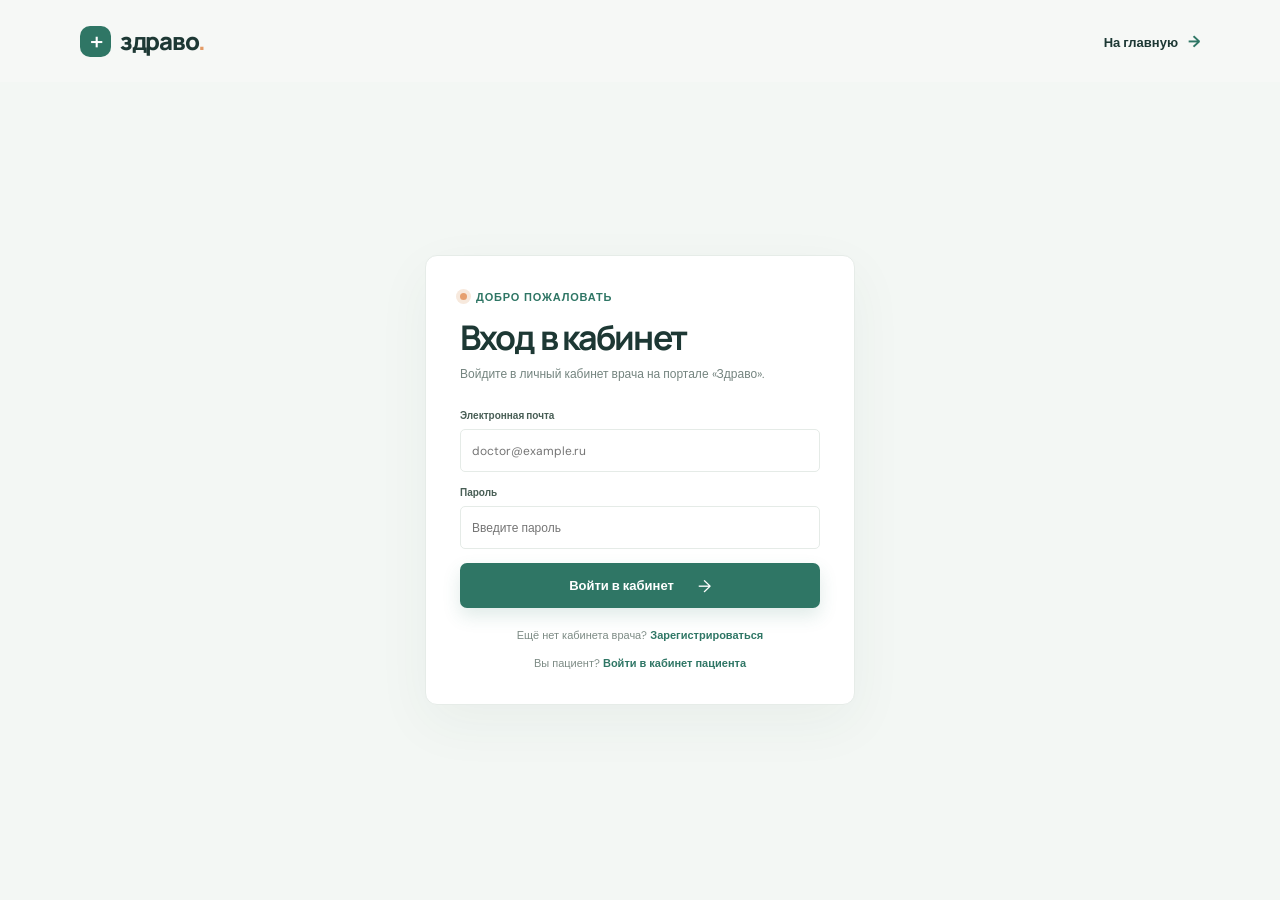
<file: login.html>
<!DOCTYPE html>
<html lang="ru">
<head>
  <meta charset="UTF-8">
  <meta name="viewport" content="width=device-width, initial-scale=1.0">
  <meta name="theme-color" content="#f4f8f6">
  <title>Вход в кабинет — Здраво</title>
  <link rel="preconnect" href="https://fonts.googleapis.com">
  <link rel="preconnect" href="https://fonts.gstatic.com" crossorigin>
  <link href="https://fonts.googleapis.com/css2?family=DM+Sans:wght@400;500;600;700&family=Manrope:wght@400;500;600;700;800&display=swap" rel="stylesheet">
  <link rel="stylesheet" href="/styles.css">
</head>
<body class="account-page">
  <header class="site-header">
    <div class="container header-inner">
      <a class="brand" href="/" aria-label="Здраво — главная"><span class="brand-mark" aria-hidden="true">+</span><span>здраво<span class="brand-dot">.</span></span></a>
      <a class="text-link" href="/">На главную <span aria-hidden="true">→</span></a>
    </div>
  </header>
  <main class="account-main">
    <section class="account-card">
      <div class="eyebrow"><span class="eyebrow-dot"></span> Добро пожаловать</div>
      <h1 class="account-title">Вход в кабинет</h1>
      <p class="account-description">Войдите в личный кабинет врача на портале «Здраво».</p>
      <form class="account-form" id="login-form" action="/api/login" method="post">
        <label>Электронная почта
          <input type="email" name="email" placeholder="doctor@example.ru" autocomplete="username" required>
        </label>
        <label>Пароль
          <input type="password" name="password" placeholder="Введите пароль" autocomplete="current-password" required>
        </label>
        <p class="form-message" id="login-message" role="status" aria-live="polite" hidden></p>
        <button class="button button-primary form-submit" type="submit">Войти в кабинет <span aria-hidden="true">→</span></button>
      </form>
      <p class="account-bottom">Ещё нет кабинета врача? <a href="/#registration">Зарегистрироваться</a><br><br>Вы пациент? <a href="/patient/login">Войти в кабинет пациента</a></p>
    </section>
  </main>
  <script src="/login.js" defer></script>
</body>
</html>
</file>
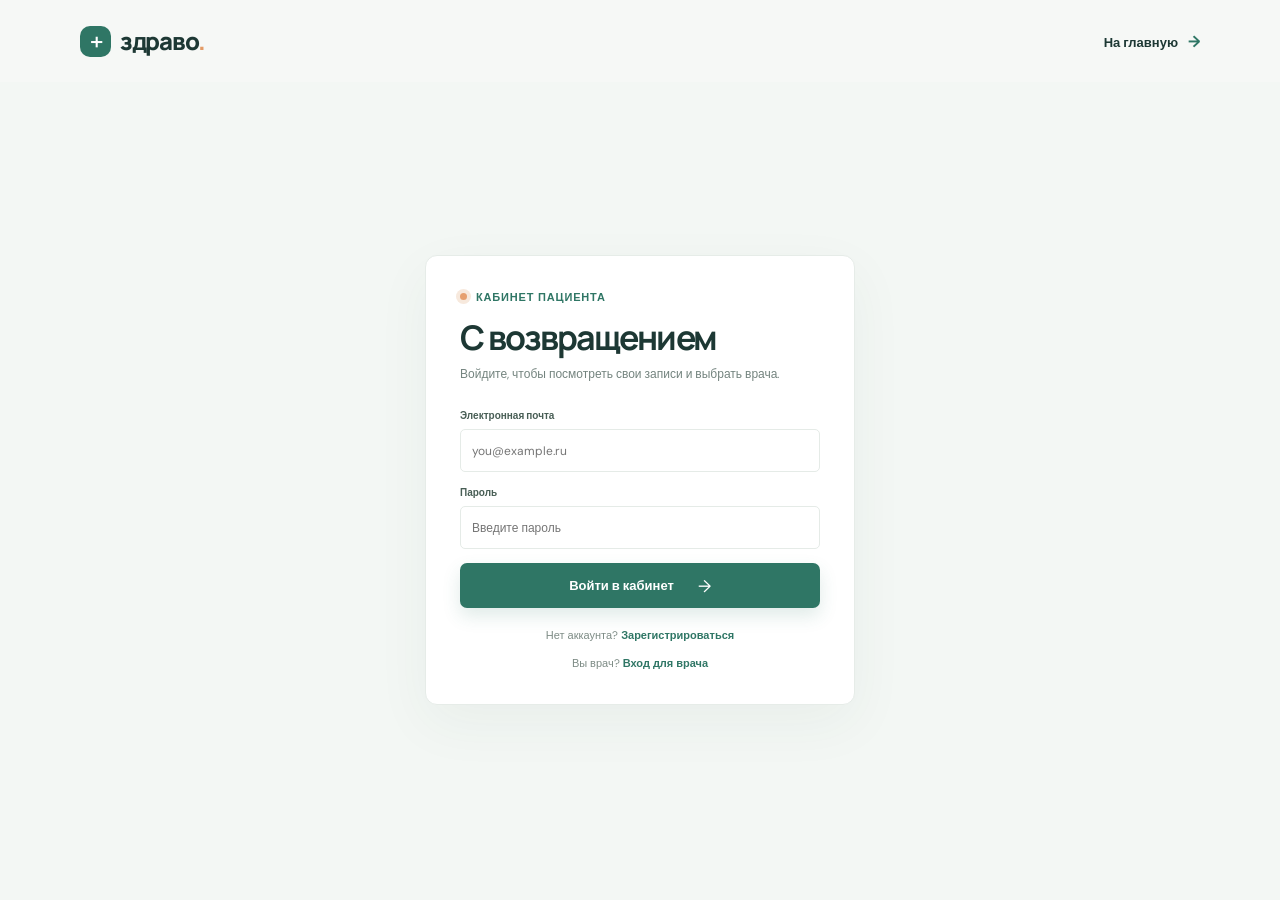
<file: patient-login.html>
<!DOCTYPE html>
<html lang="ru">
<head>
  <meta charset="UTF-8">
  <meta name="viewport" content="width=device-width, initial-scale=1.0">
  <meta name="theme-color" content="#f4f8f6">
  <title>Вход пациента — Здраво</title>
  <link rel="preconnect" href="https://fonts.googleapis.com">
  <link rel="preconnect" href="https://fonts.gstatic.com" crossorigin>
  <link href="https://fonts.googleapis.com/css2?family=DM+Sans:wght@400;500;600;700&family=Manrope:wght@400;500;600;700;800&display=swap" rel="stylesheet">
  <link rel="stylesheet" href="/styles.css">
</head>
<body class="account-page">
  <header class="site-header">
    <div class="container header-inner">
      <a class="brand" href="/" aria-label="Здраво — главная"><span class="brand-mark" aria-hidden="true">+</span><span>здраво<span class="brand-dot">.</span></span></a>
      <a class="text-link" href="/">На главную <span aria-hidden="true">→</span></a>
    </div>
  </header>
  <main class="account-main">
    <section class="account-card">
      <div class="eyebrow"><span class="eyebrow-dot"></span> Кабинет пациента</div>
      <h1 class="account-title">С возвращением</h1>
      <p class="account-description">Войдите, чтобы посмотреть свои записи и выбрать врача.</p>
      <form class="account-form" id="patient-login-form" action="/api/patient/login" method="post">
        <label>Электронная почта
          <input type="email" name="email" placeholder="you@example.ru" autocomplete="username" required>
        </label>
        <label>Пароль
          <input type="password" name="password" placeholder="Введите пароль" autocomplete="current-password" required>
        </label>
        <p class="form-message" id="patient-auth-message" role="status" aria-live="polite" hidden></p>
        <button class="button button-primary form-submit" type="submit">Войти в кабинет <span aria-hidden="true">→</span></button>
      </form>
      <p class="account-bottom">Нет аккаунта? <a href="/patient/register">Зарегистрироваться</a><br><br>Вы врач? <a href="/login">Вход для врача</a></p>
    </section>
  </main>
  <script src="/patient.js" defer></script>
</body>
</html>
</file>
<file: styles.css>
:root {
  --ink: #1d3834;
  --muted: #74847f;
  --green: #2f7665;
  --green-dark: #235d50;
  --mint: #e6f1ed;
  --paper: #f7f9f7;
  --line: #e6ece8;
}

* { box-sizing: border-box; }

html { scroll-behavior: smooth; }

body {
  margin: 0;
  background: var(--paper);
  color: var(--ink);
  font-family: "DM Sans", sans-serif;
  -webkit-font-smoothing: antialiased;
}

a { color: inherit; text-decoration: none; }

.container { width: min(1120px, calc(100% - 64px)); margin: 0 auto; }

.site-header { height: 82px; background: rgba(247, 249, 247, .94); }
.header-inner, .main-nav, .brand, .header-login { display: flex; align-items: center; }
.header-inner { height: 100%; justify-content: space-between; }
.brand { gap: 9px; font: 800 24px/1 "Manrope", sans-serif; letter-spacing: -1.3px; }
.brand-mark { display: grid; width: 31px; height: 31px; place-items: center; border-radius: 10px; background: var(--green); color: white; font: 500 24px/1 "DM Sans", sans-serif; }
.brand-dot { color: #e49b66; }
.main-nav { gap: 39px; color: #62736e; font-size: 13px; }
.main-nav a:hover, .text-link:hover { color: var(--green); }
.header-login { gap: 12px; font-size: 13px; font-weight: 700; }
.header-login span { display: grid; width: 31px; height: 31px; place-items: center; border: 1px solid #dfe8e3; border-radius: 50%; color: var(--green); }

.hero { position: relative; overflow: hidden; padding: 48px 0 58px; }
.hero-grid { display: grid; min-height: 450px; grid-template-columns: 1fr 1fr; align-items: center; }
.hero-copy { z-index: 1; padding: 14px 0 5px; }
.eyebrow { display: flex; align-items: center; gap: 9px; color: var(--green); font-size: 11px; font-weight: 700; letter-spacing: .075em; text-transform: uppercase; }
.eyebrow-dot { width: 7px; height: 7px; border-radius: 50%; background: #e6a070; box-shadow: 0 0 0 4px #f7e9dd; }
h1, h2, h3, p { margin-top: 0; }
h1, h2 { font-family: "Manrope", sans-serif; letter-spacing: -.055em; }
h1 { margin: 23px 0 17px; font-size: clamp(48px, 5.5vw, 69px); line-height: 1.08; font-weight: 700; }
h1 span, .about-copy h2 span, .registration-copy h2 span { color: var(--green); }
.hero-description { max-width: 445px; margin-bottom: 27px; color: var(--muted); font-size: 14px; line-height: 1.8; }
.hero-actions { display: flex; align-items: center; gap: 27px; }
.button { display: inline-flex; min-height: 48px; align-items: center; justify-content: center; gap: 24px; border: 0; border-radius: 7px; padding: 0 20px; font: 700 13px "DM Sans", sans-serif; cursor: pointer; }
.button-primary { background: var(--green); color: white; box-shadow: 0 8px 18px #2f766526; }
.button-primary:hover { background: var(--green-dark); }
.button-primary span { font-size: 17px; font-weight: 400; }
.text-link { color: var(--ink); font-size: 13px; font-weight: 700; }
.text-link span { padding-left: 7px; color: var(--green); font-size: 16px; }
.hero-note { display: flex; align-items: center; gap: 13px; margin-top: 43px; }
.avatar-stack { display: flex; padding-left: 3px; }
.avatar-stack span { display: grid; width: 29px; height: 29px; margin-left: -4px; place-items: center; border: 2px solid var(--paper); border-radius: 50%; background: #edd7c8; color: #6a5548; font-size: 10px; font-weight: 700; }
.avatar-stack span:nth-child(2) { background: #d7e6dc; color: #3d6652; }
.avatar-stack span:nth-child(3) { background: #e4d9ec; color: #685579; }
.avatar-stack .avatar-plus { background: #e9f1ed; color: var(--green); }
.hero-note p { margin: 0; color: #87948f; font-size: 10px; line-height: 1.5; }
.hero-note strong { color: var(--ink); font-size: 11px; }
.hero-visual { position: relative; min-height: 430px; }
.visual-shape { position: absolute; top: 20px; right: 4%; width: 78%; height: 390px; border-radius: 48% 48% 12px 12px; background: #e3eee8; }
.visual-grid { position: absolute; top: 5px; right: 0; width: 65%; height: 175px; opacity: .46; background-image: radial-gradient(#8db1a1 1px, transparent 1px); background-size: 13px 13px; }
.hero-photo { position: absolute; top: 2px; right: 14%; width: 66%; height: 418px; overflow: hidden; border-radius: 46% 46% 9px 9px; background: #dbe8e0; }
.hero-photo img { width: 100%; height: 100%; object-fit: cover; object-position: center 22%; }
.floating-card { position: absolute; z-index: 2; display: flex; align-items: center; gap: 10px; border: 1px solid #edf1ed; border-radius: 10px; background: white; box-shadow: 0 12px 35px #264e3f17; }
.appointment-card { top: 104px; left: 0; padding: 12px 15px; }
.card-icon { display: grid; width: 28px; height: 28px; place-items: center; border-radius: 8px; background: #e5f2eb; color: var(--green); font-weight: 700; }
.floating-card strong, .floating-card small { display: block; }
.floating-card strong { font-size: 11px; }
.floating-card small { margin-top: 4px; color: #84928d; font-size: 9px; }
.rating-card { right: 1%; bottom: 47px; padding: 12px 14px; }
.rating-star { color: #e9a160; font-size: 20px; }
.decor { position: absolute; color: #d99a6d; }
.decor-one { top: 18px; right: 9%; font-size: 30px; }
.decor-two { bottom: 4px; left: 15%; color: #83aa99; font-size: 31px; }

.stats-bar { border-top: 1px solid var(--line); border-bottom: 1px solid var(--line); background: #fff; }
.stats-inner { display: grid; min-height: 102px; grid-template-columns: 1fr 1fr 1fr 1.15fr; align-items: center; }
.stats-inner > div:not(.stats-message) { display: flex; flex-direction: column; gap: 5px; padding-left: 26px; border-left: 1px solid var(--line); }
.stats-inner > div:first-child { padding-left: 0; border: 0; }
.stats-inner strong { font: 700 23px "Manrope", sans-serif; letter-spacing: -.04em; }
.stats-inner div > span { color: #84928d; font-size: 10px; }
.stat-star { padding-left: 4px; color: #e9a160; font-size: 16px; }
.stats-message { justify-self: end; color: var(--green); font: 700 13px/1.5 "Manrope", sans-serif; }
.stats-message span { padding-left: 10px; font-size: 17px; }

.section { padding: 93px 0; }
.section-heading { display: flex; align-items: end; justify-content: space-between; margin-bottom: 31px; }
h2 { margin: 12px 0 0; font-size: 38px; line-height: 1.2; }
.section-heading > .text-link { margin-bottom: 8px; }
.doctor-grid { display: grid; grid-template-columns: repeat(3, 1fr); gap: 22px; }
.doctor-card { overflow: hidden; border: 1px solid #e9eeea; border-radius: 11px; background: #fff; transition: transform .2s, box-shadow .2s; }
.doctor-card:hover { transform: translateY(-4px); box-shadow: 0 15px 32px #244c3c12; }
.doctor-image { position: relative; height: 205px; overflow: hidden; background: #e4ece7; }
.doctor-image img { width: 100%; height: 100%; object-fit: cover; object-position: center 25%; }
.registered-doctor-portrait { display: grid; place-items: center; background: radial-gradient(circle at 30% 20%, #edf5f0, #dceae2); }
.registered-doctor-portrait span { display: grid; width: 82px; height: 82px; place-items: center; border: 5px solid #ffffffb8; border-radius: 50%; background: #c8ded2; color: var(--green-dark); font: 700 25px "Manrope", sans-serif; }
.doctor-image-two img { object-position: center 22%; }
.doctor-image-three img { object-position: center 24%; }
.availability { position: absolute; top: 12px; left: 12px; display: flex; align-items: center; gap: 6px; border-radius: 20px; padding: 7px 9px; background: #ffffffed; color: #52635c; font-size: 9px; font-weight: 600; }
.availability i { width: 6px; height: 6px; border-radius: 50%; background: #68aa79; }
.doctor-info { padding: 18px 17px 15px; }
.doctor-specialty { color: var(--green); font-size: 10px; font-weight: 700; }
.doctor-info h3 { margin: 6px 0; font: 700 17px "Manrope", sans-serif; letter-spacing: -.03em; }
.doctor-info p { margin: 0 0 16px; color: #86928e; font-size: 10px; }
.doctor-info p span { padding: 0 4px; }
.doctor-bottom { display: flex; align-items: center; justify-content: space-between; border-top: 1px solid #edf0ed; padding-top: 13px; }
.doctor-rating { color: #b1783d; font-size: 11px; font-weight: 700; }
.doctor-rating small { color: #98a29e; font-size: 9px; font-weight: 400; }
.doctor-bottom a { color: var(--green); font-size: 10px; font-weight: 700; }
.doctor-bottom a span { padding-left: 6px; font-size: 14px; }

.about-section { padding: 75px 0; background: #edf4f0; }
.about-grid { display: grid; grid-template-columns: .92fr 1.08fr; align-items: center; gap: 80px; }
.about-art { position: relative; display: grid; min-height: 370px; place-items: center; }
.about-circle { position: relative; display: grid; width: 300px; height: 300px; place-items: center; border-radius: 50%; background: #d7e8df; }
.about-circle::before, .about-circle::after { position: absolute; content: ""; border: 1px solid #9cbeae; border-radius: 50%; }
.about-circle::before { inset: 20px; }
.about-circle::after { inset: 44px; border-color: #b1cdbf; }
.about-cross { z-index: 1; color: var(--green); font: 300 135px/1 "DM Sans", sans-serif; }
.about-caption { position: absolute; z-index: 2; right: 52px; bottom: 61px; color: #5d7f70; font: 700 12px/1.4 "Manrope", sans-serif; }
.about-sticker { position: absolute; right: 0; bottom: 38px; transform: rotate(7deg); border-radius: 8px; padding: 12px 16px; background: #fff; box-shadow: 0 8px 24px #2d55410f; font: 700 11px/1.5 "Manrope", sans-serif; }
.about-sticker span { color: #d98d69; }
.about-copy h2 { margin: 15px 0; font-size: 43px; }
.about-copy > p { max-width: 445px; margin-bottom: 24px; color: var(--muted); font-size: 12px; line-height: 1.8; }
.benefit-list { margin: 0; padding: 0; list-style: none; }
.benefit-list li { display: flex; gap: 15px; border-top: 1px solid #d9e6de; padding: 13px 0; }
.benefit-list li > span { color: #86a999; font: 700 11px "Manrope", sans-serif; }
.benefit-list strong, .benefit-list small { display: block; }
.benefit-list strong { font-size: 11px; }
.benefit-list small { margin-top: 4px; color: #87958f; font-size: 10px; }

.registration-section { padding: 93px 0; }
.registration-grid { display: grid; grid-template-columns: 1fr .88fr; align-items: start; gap: 95px; }
.registration-copy { padding-top: 35px; }
.registration-copy h2 { margin: 16px 0; font-size: 43px; line-height: 1.2; }
.registration-copy > p { max-width: 420px; margin-bottom: 23px; color: var(--muted); font-size: 12px; line-height: 1.8; }
.registration-points { display: grid; gap: 12px; }
.registration-points div { display: flex; align-items: center; gap: 10px; color: #52665e; font-size: 11px; }
.registration-points span { display: grid; width: 19px; height: 19px; place-items: center; border-radius: 50%; background: #e4f0e9; color: var(--green); font-size: 10px; }
.doctor-quote { position: relative; max-width: 390px; margin-top: 38px; border-top: 1px solid var(--line); padding: 17px 0 0 31px; }
.quote-mark { position: absolute; top: 8px; left: 0; color: #d99a6d; font: 700 36px Georgia, serif; }
.doctor-quote p { margin-bottom: 8px; font: 600 12px/1.6 "Manrope", sans-serif; }
.doctor-quote small { color: #8a9690; font-size: 10px; }
.registration-form { border: 1px solid #e7ece8; border-radius: 11px; padding: 26px; background: #fff; box-shadow: 0 15px 45px #294b3d0a; }
.form-heading { display: flex; align-items: center; gap: 12px; margin-bottom: 21px; }
.form-icon { display: grid; width: 39px; height: 39px; place-items: center; border-radius: 10px; background: var(--mint); color: var(--green); font-size: 19px; }
.form-heading h3 { margin: 0 0 4px; font: 700 17px "Manrope", sans-serif; letter-spacing: -.03em; }
.form-heading p { margin: 0; color: #8a9690; font-size: 10px; }
.registration-form > label, .form-row label { display: grid; gap: 7px; margin-bottom: 13px; color: #485e55; font-size: 10px; font-weight: 700; }
.form-row { display: grid; grid-template-columns: 1fr 1fr; gap: 12px; }
.registration-form input:not([type="checkbox"]), .registration-form select { width: 100%; height: 41px; border: 1px solid #e5ebe7; border-radius: 5px; outline: none; padding: 0 11px; background: #fff; color: var(--ink); font: 400 11px "DM Sans", sans-serif; }
.registration-form input::placeholder { color: #a6b0ab; }
.registration-form input:focus, .registration-form select:focus { border-color: #80ae9b; box-shadow: 0 0 0 3px #dcece4; }
.registration-form select:invalid { color: #a6b0ab; }
.consent { display: flex !important; grid-template-columns: auto 1fr; align-items: start; gap: 9px !important; margin: 2px 0 16px !important; color: #7d8b85 !important; font-size: 9px !important; font-weight: 400 !important; line-height: 1.5; }
.consent input { accent-color: var(--green); margin: 1px 0 0; }
.form-submit { width: 100%; min-height: 45px; }
.form-footnote { margin: 11px 0 0; color: #98a39e; font-size: 9px; text-align: center; }
.form-message { margin: 12px 0 0; border-radius: 5px; padding: 10px 12px; background: #e8f3ec; color: var(--green-dark); font-size: 11px; line-height: 1.5; }
.form-message.error { background: #fbefec; color: #a34a3c; }

.site-footer { border-top: 1px solid var(--line); background: #fff; }
.footer-inner { display: flex; min-height: 77px; align-items: center; justify-content: space-between; }
.footer-brand { font-size: 19px; }
.footer-brand .brand-mark { width: 26px; height: 26px; border-radius: 8px; font-size: 20px; }
.footer-inner p, .copyright { margin: 0; color: #89958f; font-size: 10px; }

@media (max-width: 800px) {
  .container { width: min(100% - 40px, 620px); }
  .main-nav { gap: 18px; }
  .hero { padding: 35px 0 45px; }
  .hero-grid { grid-template-columns: 1fr; }
  .hero-copy { padding-top: 10px; }
  .hero-visual { width: min(100%, 480px); min-height: 390px; margin: 35px auto 0; }
  .visual-shape { height: 350px; }
  .hero-photo { height: 375px; }
  .appointment-card { left: 2%; }
  .stats-inner { grid-template-columns: repeat(2, 1fr); gap: 22px 10px; padding-top: 20px; padding-bottom: 20px; }
  .stats-inner > div:not(.stats-message) { padding-left: 17px; }
  .stats-inner > div:nth-child(3) { padding-left: 0; border: 0; }
  .stats-message { justify-self: start; }
  .section { padding: 70px 0; }
  .doctor-grid { grid-template-columns: repeat(2, 1fr); }
  .about-grid { grid-template-columns: .8fr 1.2fr; gap: 30px; }
  .about-circle { width: 230px; height: 230px; }
  .about-cross { font-size: 105px; }
  .about-caption { right: 40px; bottom: 46px; }
  .about-art { min-height: 300px; }
  .about-sticker { right: -9px; }
  .registration-grid { grid-template-columns: 1fr 1fr; gap: 32px; }
  .registration-form { padding: 20px; }
  .registration-copy h2, .about-copy h2 { font-size: 36px; }
}

@media (max-width: 560px) {
  .container { width: calc(100% - 36px); }
  .site-header { height: 68px; }
  .brand { font-size: 21px; }
  .brand-mark { width: 28px; height: 28px; }
  .main-nav { display: none; }
  .header-login { font-size: 12px; }
  .hero { padding-top: 28px; }
  h1 { margin-top: 19px; font-size: 51px; }
  .hero-description { font-size: 13px; }
  .hero-visual { min-height: 325px; margin-top: 25px; }
  .visual-shape { top: 14px; height: 294px; }
  .hero-photo { height: 313px; }
  .appointment-card { top: 81px; padding: 9px 11px; }
  .rating-card { bottom: 30px; }
  .floating-card strong { font-size: 9px; }
  .floating-card small { font-size: 8px; }
  .stats-inner { min-height: auto; }
  .stats-inner strong { font-size: 20px; }
  .section { padding: 60px 0; }
  h2 { font-size: 31px; }
  .section-heading { align-items: end; }
  .section-heading > .text-link { font-size: 11px; }
  .doctor-grid { grid-template-columns: 1fr; }
  .doctor-image { height: 230px; }
  .about-section { padding: 53px 0; }
  .about-grid { grid-template-columns: 1fr; gap: 20px; }
  .about-art { min-height: 255px; }
  .about-circle { width: 220px; height: 220px; }
  .about-copy h2 { font-size: 38px; }
  .registration-section { padding: 64px 0; }
  .registration-grid { grid-template-columns: 1fr; gap: 28px; }
  .registration-copy { padding-top: 0; }
  .registration-copy h2 { font-size: 39px; }
  .doctor-quote { margin-top: 27px; }
  .registration-form { padding: 21px 17px; }
  .form-row { gap: 8px; }
  .footer-inner { min-height: 85px; flex-wrap: wrap; gap: 6px 15px; padding-top: 14px; padding-bottom: 14px; }
  .footer-inner p { order: 3; width: 100%; }
  .copyright { font-size: 9px; }
}

.account-page { min-height: 100vh; background: #f3f7f4; }
.account-main { display: grid; min-height: calc(100vh - 82px); place-items: center; padding: 48px 20px 70px; }
.account-card { width: min(100%, 430px); border: 1px solid #e6ece8; border-radius: 12px; padding: 34px; background: #fff; box-shadow: 0 18px 55px #294b3d0d; }
.account-title { margin: 15px 0 8px; font-size: 34px; }
.account-description { margin-bottom: 25px; color: var(--muted); font-size: 12px; line-height: 1.7; }
.account-form { display: grid; gap: 14px; }
.account-form label { display: grid; gap: 7px; color: #485e55; font-size: 10px; font-weight: 700; }
.account-form input:not([type="checkbox"]), .account-form select { width: 100%; height: 43px; border: 1px solid #e5ebe7; border-radius: 5px; outline: none; padding: 0 11px; background: #fff; color: var(--ink); font: 400 12px "DM Sans", sans-serif; }
.account-form input:focus, .account-form select:focus { border-color: #80ae9b; box-shadow: 0 0 0 3px #dcece4; }
.account-form input[readonly] { background: #f6f8f6; color: #75847d; }
.account-bottom { margin: 20px 0 0; color: #7d8b85; font-size: 11px; text-align: center; }
.account-bottom a { color: var(--green); font-weight: 700; }
.cabinet-main { padding: 42px 0 82px; }
.back-link { color: #73827c; font-size: 11px; }
.back-link:hover { color: var(--green); }
.cabinet-heading { display: flex; align-items: center; justify-content: space-between; margin: 28px 0 30px; }
.cabinet-title { margin: 12px 0 8px; font-size: clamp(32px, 4vw, 43px); }
.cabinet-title span { color: var(--green); }
.cabinet-heading .account-description { margin: 0; }
.profile-avatar { display: grid; width: 65px; height: 65px; flex: 0 0 auto; place-items: center; border: 5px solid white; border-radius: 50%; background: #dcece3; color: var(--green); box-shadow: 0 0 0 1px #e1ebe5; font: 700 25px "Manrope", sans-serif; }
.cabinet-grid { display: grid; grid-template-columns: minmax(0, 1.55fr) minmax(240px, .8fr); align-items: start; gap: 22px; }
.cabinet-panel { border: 1px solid #e6ece8; border-radius: 10px; padding: 24px; background: #fff; box-shadow: 0 12px 35px #294b3d08; }
.panel-heading { display: flex; align-items: start; justify-content: space-between; gap: 12px; margin-bottom: 22px; }
.panel-heading h2, .status-panel h2 { margin: 0 0 6px; font: 700 18px "Manrope", sans-serif; letter-spacing: -.03em; }
.panel-heading p { margin: 0; color: #87958f; font-size: 10px; }
.profile-badge { display: inline-flex; align-items: center; gap: 6px; flex: 0 0 auto; border-radius: 20px; padding: 7px 9px; background: #e9f4ed; color: #49765e; font-size: 9px; font-weight: 700; }
.profile-badge i { width: 6px; height: 6px; border-radius: 50%; background: #68aa79; }
.profile-form { gap: 13px; }
.profile-form .form-row { gap: 14px; }
.profile-form .form-message { margin: 0; }
.profile-save { justify-self: start; }
.cabinet-side { display: grid; gap: 16px; }
.side-icon { display: grid; width: 37px; height: 37px; margin-bottom: 16px; place-items: center; border-radius: 10px; background: #e6f1ed; color: var(--green); font-size: 19px; }
.status-panel > p, .help-panel p { margin: 0; color: #7d8b85; font-size: 11px; line-height: 1.7; }
.status-divider { height: 1px; margin: 20px 0 13px; background: var(--line); }
.status-row { display: flex; justify-content: space-between; gap: 10px; padding: 7px 0; color: #87958f; font-size: 10px; }
.status-row strong { color: var(--ink); font-size: 10px; text-align: right; }
.help-panel { display: flex; align-items: start; gap: 12px; padding: 18px; background: #edf4f0; box-shadow: none; }
.help-mark { display: grid; width: 27px; height: 27px; flex: 0 0 auto; place-items: center; border-radius: 50%; background: white; color: var(--green); font: 700 13px "Manrope", sans-serif; }
.help-panel strong { font: 700 11px "Manrope", sans-serif; }
.help-panel p { margin-top: 5px; font-size: 10px; }
.logout-button { display: inline-flex; align-items: center; gap: 10px; border: 1px solid #dfe8e3; border-radius: 20px; padding: 9px 13px; background: transparent; color: var(--ink); font: 700 11px "DM Sans", sans-serif; cursor: pointer; }
.logout-button span { color: var(--green); font-size: 14px; }
.logout-button:hover { border-color: #a9c5b7; background: white; }
.logout-button:disabled, .button:disabled { cursor: wait; opacity: .7; }

@media (max-width: 700px) {
  .cabinet-grid { grid-template-columns: 1fr; }
  .cabinet-side { grid-template-columns: 1fr 1fr; }
  .help-panel { align-self: start; }
}

@media (max-width: 560px) {
  .account-main { min-height: calc(100vh - 68px); padding: 30px 18px 50px; }
  .account-card { padding: 24px 19px; }
  .account-title { font-size: 30px; }
  .cabinet-main { padding: 28px 0 55px; }
  .cabinet-heading { margin: 22px 0; }
  .profile-avatar { width: 49px; height: 49px; border-width: 4px; font-size: 19px; }
  .cabinet-panel { padding: 19px 16px; }
  .panel-heading { flex-direction: column; }
  .profile-form .form-row { gap: 8px; }
  .cabinet-side { grid-template-columns: 1fr; }
  .profile-save { width: 100%; }
}

.patient-layout { display: grid; grid-template-columns: minmax(0, 1.25fr) minmax(280px, .75fr); align-items: start; gap: 20px; }
.patient-appointments-panel, .patient-sidebar { min-width: 0; }
.patient-sidebar { display: grid; gap: 18px; }
.booking-panel h2 { margin: 0 0 7px; font: 700 18px "Manrope", sans-serif; letter-spacing: -.03em; }
.booking-intro { margin: 0 0 20px; color: #7d8b85; font-size: 11px; line-height: 1.6; }
.booking-panel .account-form { gap: 12px; }
.booking-panel .account-form label, .patient-profile-panel .account-form label { gap: 6px; }
.booking-panel textarea { width: 100%; resize: vertical; border: 1px solid #e5ebe7; border-radius: 5px; outline: none; padding: 10px 11px; color: var(--ink); font: 400 12px/1.5 "DM Sans", sans-serif; }
.booking-panel textarea:focus { border-color: #80ae9b; box-shadow: 0 0 0 3px #dcece4; }
.optional-label { display: inline; color: #99a39e; font-weight: 400; }
.appointment-list { display: grid; gap: 11px; }
.empty-appointments { display: grid; min-height: 178px; place-content: center; justify-items: center; gap: 8px; color: #8a9690; font-size: 11px; text-align: center; }
.empty-appointments strong { color: #53665e; font: 700 13px "Manrope", sans-serif; }
.empty-appointments > span:last-child { max-width: 250px; line-height: 1.6; }
.empty-icon { display: grid; width: 40px; height: 40px; margin-bottom: 4px; place-items: center; border-radius: 50%; background: #e8f2ed; color: var(--green); font-size: 22px; }
.appointment-item { display: flex; align-items: center; justify-content: space-between; gap: 14px; border: 1px solid #e8eeea; border-radius: 8px; padding: 15px; background: #fcfdfc; }
.appointment-item-main { display: grid; gap: 5px; }
.appointment-item-main > strong { color: var(--ink); font: 700 13px "Manrope", sans-serif; }
.appointment-specialty { color: var(--green); font-size: 10px; font-weight: 600; }
.appointment-datetime { color: #65756e; font-size: 10px; }
.appointment-note { max-width: 340px; color: #929d97; font-size: 10px; line-height: 1.5; overflow-wrap: anywhere; }
.cancel-appointment { flex: 0 0 auto; border: 1px solid #efdfda; border-radius: 5px; padding: 7px 9px; background: white; color: #a45b4e; font: 600 9px "DM Sans", sans-serif; cursor: pointer; }
.cancel-appointment:hover { background: #fbefec; }
.cancel-appointment:disabled { opacity: .6; cursor: wait; }
.patient-profile-panel .panel-heading { margin-bottom: 15px; }
.patient-profile-panel .account-form { gap: 11px; }
.patient-profile-panel .form-submit { min-height: 42px; }
.patient-cabinet .cabinet-heading { margin-bottom: 25px; }
.main-nav a[href="/patient/register"] { color: var(--green); font-weight: 700; }

@media (max-width: 800px) {
  .patient-layout { grid-template-columns: 1fr; }
  .patient-sidebar { grid-template-columns: 1fr 1fr; align-items: start; }
}

@media (max-width: 560px) {
  .patient-sidebar { grid-template-columns: 1fr; }
  .appointment-item { align-items: start; padding: 12px; }
  .cancel-appointment { padding: 7px; }
}

.doctor-appointments-panel { margin-bottom: 22px; }
.doctor-appointment-list { display: grid; gap: 11px; }
.doctor-appointment-item { display: flex; align-items: center; justify-content: space-between; gap: 18px; border: 1px solid #e8eeea; border-radius: 8px; padding: 16px; background: #fcfdfc; }
.doctor-appointment-details { display: grid; gap: 6px; min-width: 0; }
.doctor-appointment-details > strong { color: var(--ink); font: 700 14px "Manrope", sans-serif; }
.patient-phone { color: var(--green); font-size: 11px; font-weight: 600; }
.doctor-appointment-note { margin: 2px 0 0; color: #75847d; font-size: 11px; line-height: 1.6; overflow-wrap: anywhere; }
.doctor-appointment-actions { display: flex; flex-wrap: wrap; align-items: center; justify-content: flex-end; gap: 9px; flex: 0 0 auto; }
.appointment-status { border-radius: 20px; padding: 6px 9px; background: #fff3e4; color: #936522; font-size: 9px; font-weight: 700; }
.appointment-status.confirmed { background: #e9f4ed; color: #49765e; }
.appointment-status.rejected { background: #fbefec; color: #a45b4e; }
.appointment-status.cancelled { background: #eef0ef; color: #75817b; }
.confirm-appointment { min-height: 34px; gap: 8px; padding: 0 11px; font-size: 10px; }
.appointment-action-secondary { min-height: 34px; gap: 8px; border: 1px solid #e8d8d3; padding: 0 11px; background: #fff; color: #9c5549; font-size: 10px; }
.appointment-action-secondary:hover { background: #fbefec; }
.doctor-appointments-panel > .form-message { margin-bottom: 0; }

@media (max-width: 560px) {
  .doctor-appointment-item { align-items: start; flex-direction: column; }
  .doctor-appointment-actions { width: 100%; justify-content: flex-start; }
}
</file>
